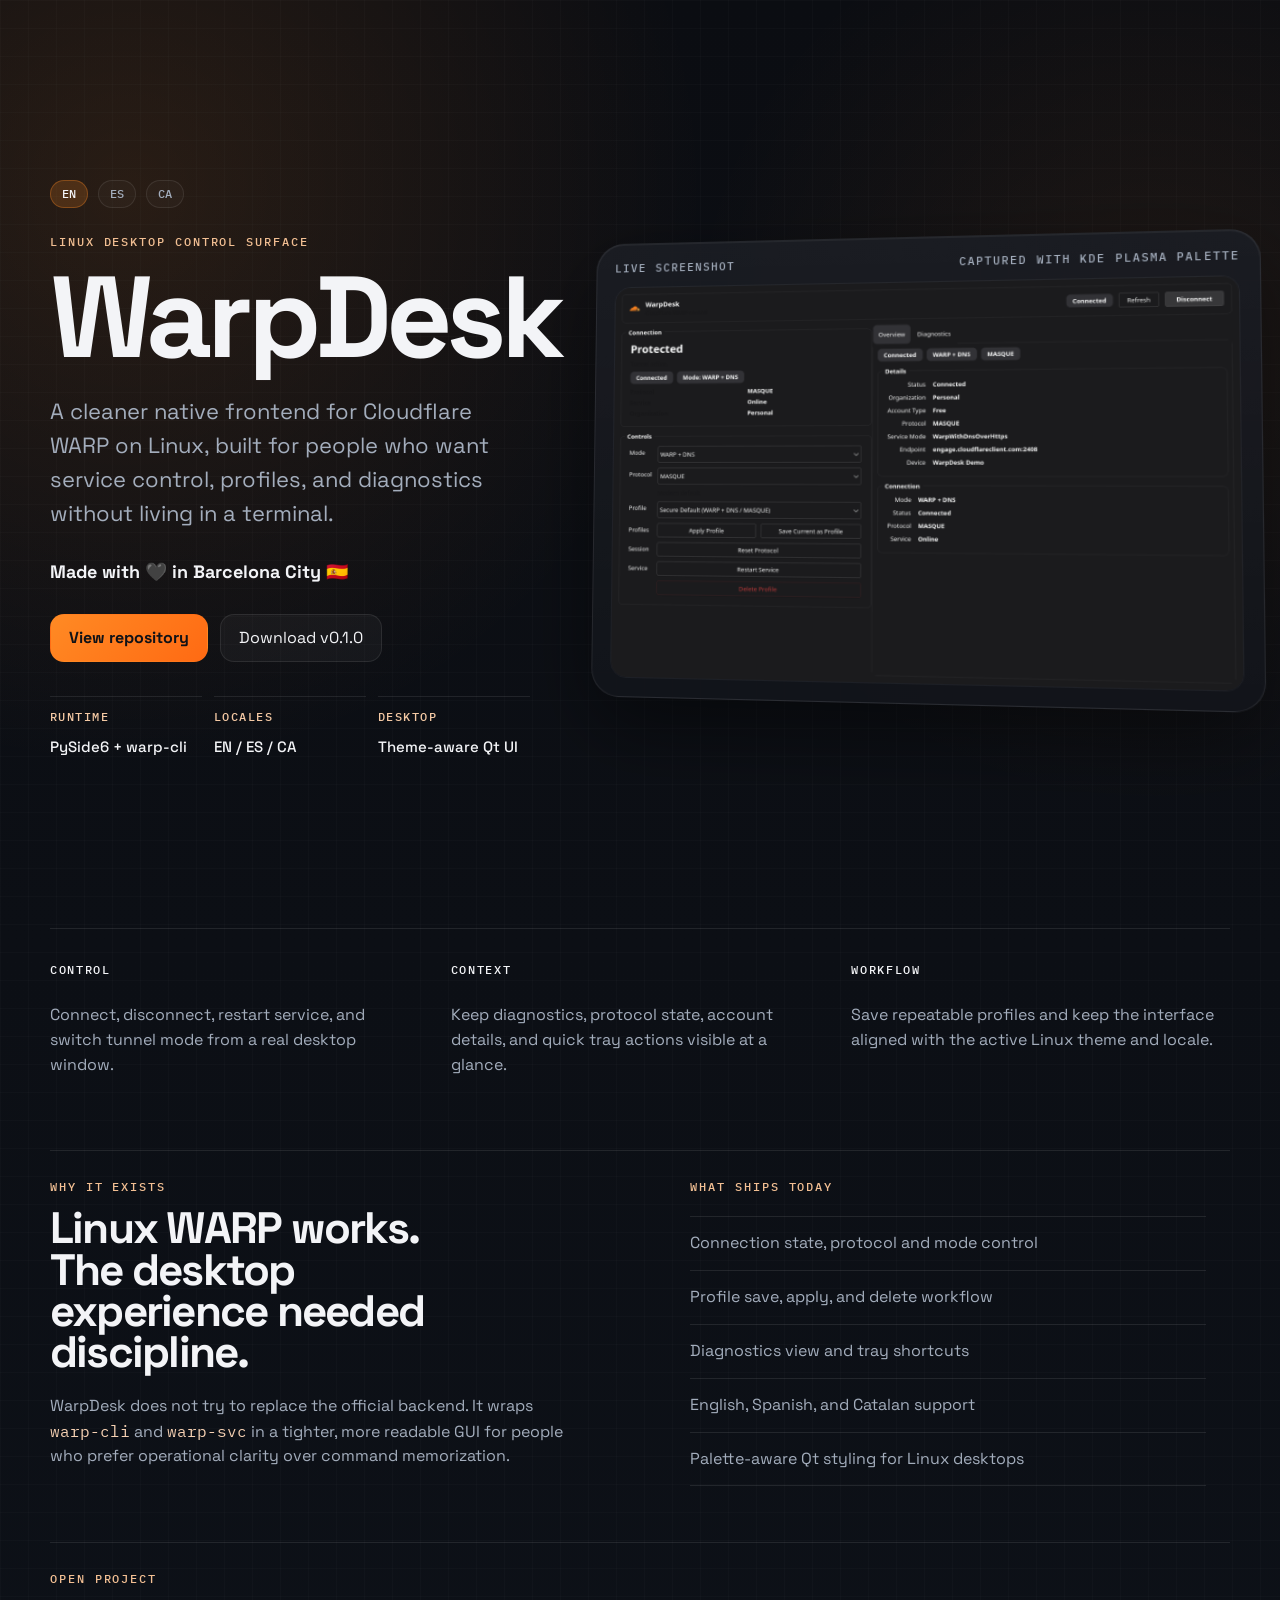
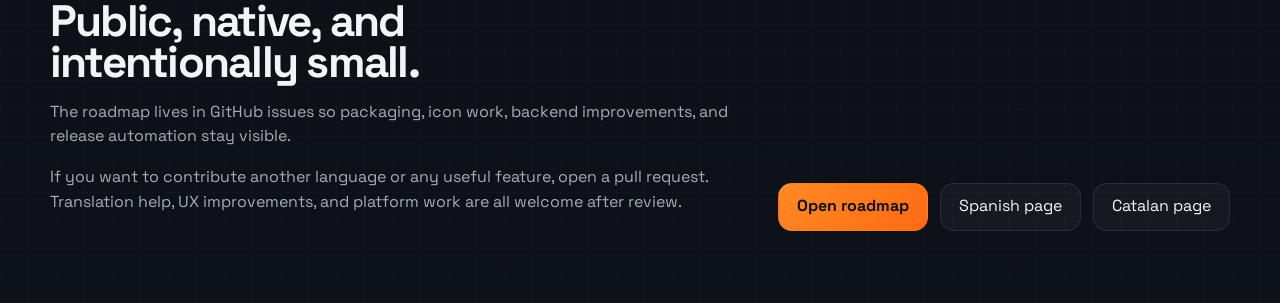
<file: site/index.html>
<!doctype html>
<html lang="en">
  <head>
    <meta charset="utf-8" />
    <meta name="viewport" content="width=device-width, initial-scale=1" />
    <title>WarpDesk</title>
    <meta name="description" content="Desktop UI for Cloudflare WARP on Linux." />
    <link rel="icon" type="image/svg+xml" href="./favicon.svg" />
    <link rel="preconnect" href="https://fonts.googleapis.com" />
    <link rel="preconnect" href="https://fonts.gstatic.com" crossorigin />
    <link
      href="https://fonts.googleapis.com/css2?family=Space+Grotesk:wght@400;500;700&family=IBM+Plex+Mono:wght@400;500&display=swap"
      rel="stylesheet"
    />
    <link rel="stylesheet" href="./styles.css" />
  </head>
  <body>
    <main>
      <section class="hero-shell">
        <div class="hero-grid">
          <div class="hero-copy">
            <div class="lang-switch">
              <a href="./" aria-current="page">EN</a>
              <a href="./es/">ES</a>
              <a href="./ca/">CA</a>
            </div>
            <div class="eyebrow">Linux desktop control surface</div>
            <h1>WarpDesk</h1>
            <p class="lede">
              A cleaner native frontend for Cloudflare WARP on Linux, built for people who want service control, profiles, and diagnostics without living in a terminal.
            </p>
            <p class="signature">Made with 🖤 in Barcelona City 🇪🇸</p>
            <div class="actions">
              <a href="https://github.com/0xCyberBerserker/warpdesk" class="button primary">View repository</a>
              <a href="https://github.com/0xCyberBerserker/warpdesk/releases/tag/v0.1.0" class="button">Download v0.1.0</a>
            </div>
            <dl class="hero-meta">
              <div>
                <dt>Runtime</dt>
                <dd>PySide6 + warp-cli</dd>
              </div>
              <div>
                <dt>Locales</dt>
                <dd>EN / ES / CA</dd>
              </div>
              <div>
                <dt>Desktop</dt>
                <dd>Theme-aware Qt UI</dd>
              </div>
            </dl>
          </div>

          <div class="hero-visual">
            <div class="visual-halo"></div>
            <div class="shot-frame">
              <div class="shot-caption">
                <span>Live screenshot</span>
                <span>Captured with KDE Plasma palette</span>
              </div>
              <img src="./warpdesk-main.png" alt="WarpDesk screenshot" />
            </div>
          </div>
        </div>
      </section>

      <section class="signal-band">
        <div class="signal-item">
          <span class="signal-label">Control</span>
          <p>Connect, disconnect, restart service, and switch tunnel mode from a real desktop window.</p>
        </div>
        <div class="signal-item">
          <span class="signal-label">Context</span>
          <p>Keep diagnostics, protocol state, account details, and quick tray actions visible at a glance.</p>
        </div>
        <div class="signal-item">
          <span class="signal-label">Workflow</span>
          <p>Save repeatable profiles and keep the interface aligned with the active Linux theme and locale.</p>
        </div>
      </section>

      <section class="detail-grid">
        <div class="detail-block">
          <div class="eyebrow">Why it exists</div>
          <h2>Linux WARP works. The desktop experience needed discipline.</h2>
          <p>
            WarpDesk does not try to replace the official backend. It wraps <code>warp-cli</code> and <code>warp-svc</code> in a tighter, more readable GUI for people who prefer operational clarity over command memorization.
          </p>
        </div>

        <div class="detail-block">
          <div class="eyebrow">What ships today</div>
          <ul class="feature-list">
            <li>Connection state, protocol and mode control</li>
            <li>Profile save, apply, and delete workflow</li>
            <li>Diagnostics view and tray shortcuts</li>
            <li>English, Spanish, and Catalan support</li>
            <li>Palette-aware Qt styling for Linux desktops</li>
          </ul>
        </div>
      </section>

      <section class="footer-cta">
        <div>
          <div class="eyebrow">Open project</div>
          <h2>Public, native, and intentionally small.</h2>
          <p>
            The roadmap lives in GitHub issues so packaging, icon work, backend improvements, and release automation stay visible.
          </p>
          <p>
            If you want to contribute another language or any useful feature, open a pull request. Translation help, UX improvements, and platform work are all welcome after review.
          </p>
        </div>
        <div class="footer-actions">
          <a href="https://github.com/0xCyberBerserker/warpdesk/issues" class="button primary">Open roadmap</a>
          <a href="https://0xcyberberserker.github.io/warpdesk/es/" class="button">Spanish page</a>
          <a href="https://0xcyberberserker.github.io/warpdesk/ca/" class="button">Catalan page</a>
        </div>
      </section>
    </main>
  </body>
</html>
</file>
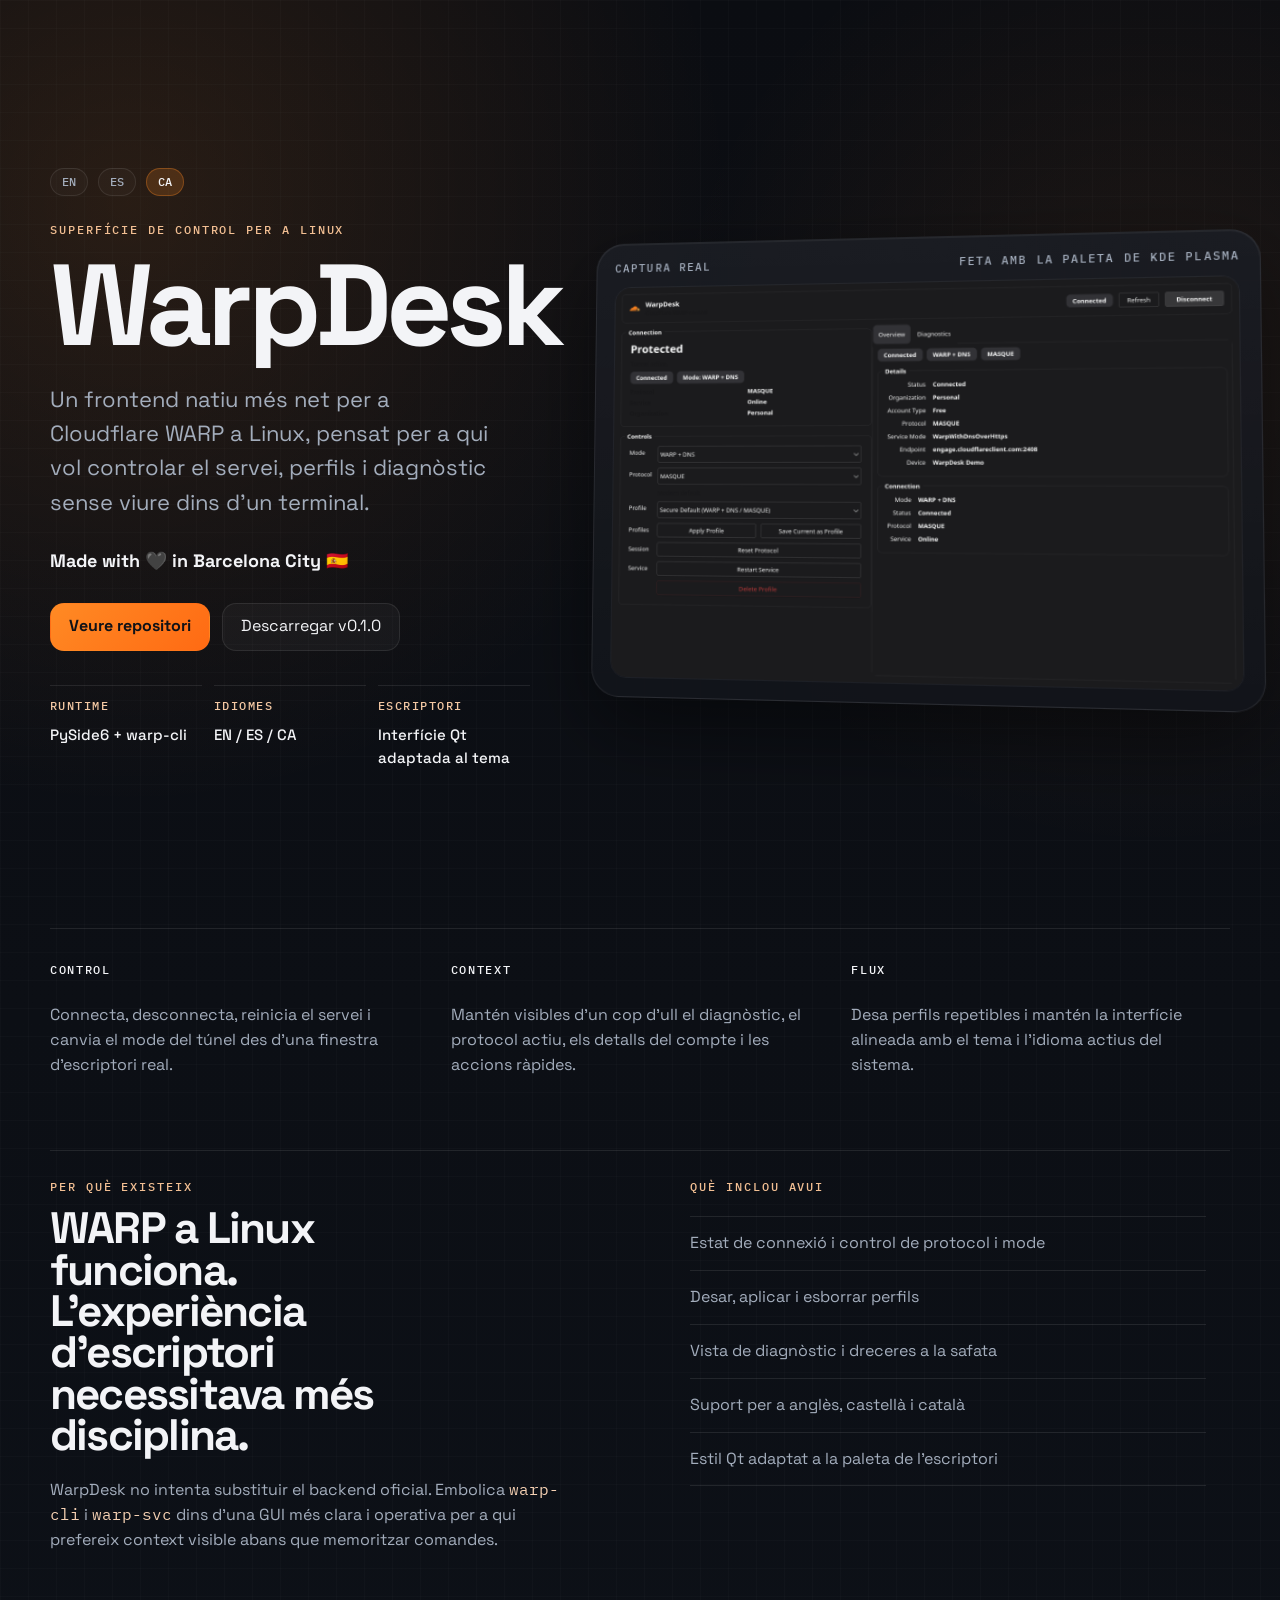
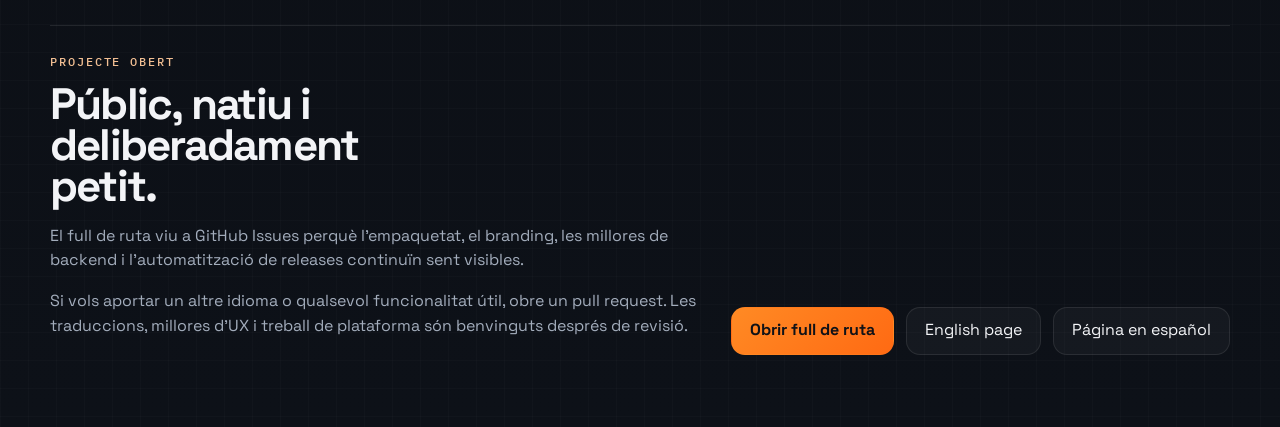
<file: site/ca/index.html>
<!doctype html>
<html lang="ca">
  <head>
    <meta charset="utf-8" />
    <meta name="viewport" content="width=device-width, initial-scale=1" />
    <title>WarpDesk</title>
    <meta name="description" content="Interfície d'escriptori per a Cloudflare WARP a Linux." />
    <link rel="icon" type="image/svg+xml" href="../favicon.svg" />
    <link rel="preconnect" href="https://fonts.googleapis.com" />
    <link rel="preconnect" href="https://fonts.gstatic.com" crossorigin />
    <link
      href="https://fonts.googleapis.com/css2?family=Space+Grotesk:wght@400;500;700&family=IBM+Plex+Mono:wght@400;500&display=swap"
      rel="stylesheet"
    />
    <link rel="stylesheet" href="../styles.css" />
  </head>
  <body>
    <main>
      <section class="hero-shell">
        <div class="hero-grid">
          <div class="hero-copy">
            <div class="lang-switch">
              <a href="../">EN</a>
              <a href="../es/">ES</a>
              <a href="./" aria-current="page">CA</a>
            </div>
            <div class="eyebrow">Superfície de control per a Linux</div>
            <h1>WarpDesk</h1>
            <p class="lede">
              Un frontend natiu més net per a Cloudflare WARP a Linux, pensat per a qui vol controlar el servei, perfils i diagnòstic sense viure dins d'un terminal.
            </p>
            <p class="signature">Made with 🖤 in Barcelona City 🇪🇸</p>
            <div class="actions">
              <a href="https://github.com/0xCyberBerserker/warpdesk" class="button primary">Veure repositori</a>
              <a href="https://github.com/0xCyberBerserker/warpdesk/releases/tag/v0.1.0" class="button">Descarregar v0.1.0</a>
            </div>
            <dl class="hero-meta">
              <div>
                <dt>Runtime</dt>
                <dd>PySide6 + warp-cli</dd>
              </div>
              <div>
                <dt>Idiomes</dt>
                <dd>EN / ES / CA</dd>
              </div>
              <div>
                <dt>Escriptori</dt>
                <dd>Interfície Qt adaptada al tema</dd>
              </div>
            </dl>
          </div>

          <div class="hero-visual">
            <div class="visual-halo"></div>
            <div class="shot-frame">
              <div class="shot-caption">
                <span>Captura real</span>
                <span>Feta amb la paleta de KDE Plasma</span>
              </div>
              <img src="../warpdesk-main.png" alt="Captura de WarpDesk" />
            </div>
          </div>
        </div>
      </section>

      <section class="signal-band">
        <div class="signal-item">
          <span class="signal-label">Control</span>
          <p>Connecta, desconnecta, reinicia el servei i canvia el mode del túnel des d'una finestra d'escriptori real.</p>
        </div>
        <div class="signal-item">
          <span class="signal-label">Context</span>
          <p>Mantén visibles d'un cop d'ull el diagnòstic, el protocol actiu, els detalls del compte i les accions ràpides.</p>
        </div>
        <div class="signal-item">
          <span class="signal-label">Flux</span>
          <p>Desa perfils repetibles i mantén la interfície alineada amb el tema i l'idioma actius del sistema.</p>
        </div>
      </section>

      <section class="detail-grid">
        <div class="detail-block">
          <div class="eyebrow">Per què existeix</div>
          <h2>WARP a Linux funciona. L'experiència d'escriptori necessitava més disciplina.</h2>
          <p>
            WarpDesk no intenta substituir el backend oficial. Embolica <code>warp-cli</code> i <code>warp-svc</code> dins d'una GUI més clara i operativa per a qui prefereix context visible abans que memoritzar comandes.
          </p>
        </div>

        <div class="detail-block">
          <div class="eyebrow">Què inclou avui</div>
          <ul class="feature-list">
            <li>Estat de connexió i control de protocol i mode</li>
            <li>Desar, aplicar i esborrar perfils</li>
            <li>Vista de diagnòstic i dreceres a la safata</li>
            <li>Suport per a anglès, castellà i català</li>
            <li>Estil Qt adaptat a la paleta de l'escriptori</li>
          </ul>
        </div>
      </section>

      <section class="footer-cta">
        <div>
          <div class="eyebrow">Projecte obert</div>
          <h2>Públic, natiu i deliberadament petit.</h2>
          <p>
            El full de ruta viu a GitHub Issues perquè l'empaquetat, el branding, les millores de backend i l'automatització de releases continuïn sent visibles.
          </p>
          <p>
            Si vols aportar un altre idioma o qualsevol funcionalitat útil, obre un pull request. Les traduccions, millores d'UX i treball de plataforma són benvinguts després de revisió.
          </p>
        </div>
        <div class="footer-actions">
          <a href="https://github.com/0xCyberBerserker/warpdesk/issues" class="button primary">Obrir full de ruta</a>
          <a href="https://0xcyberberserker.github.io/warpdesk/" class="button">English page</a>
          <a href="https://0xcyberberserker.github.io/warpdesk/es/" class="button">Página en español</a>
        </div>
      </section>
    </main>
  </body>
</html>
</file>
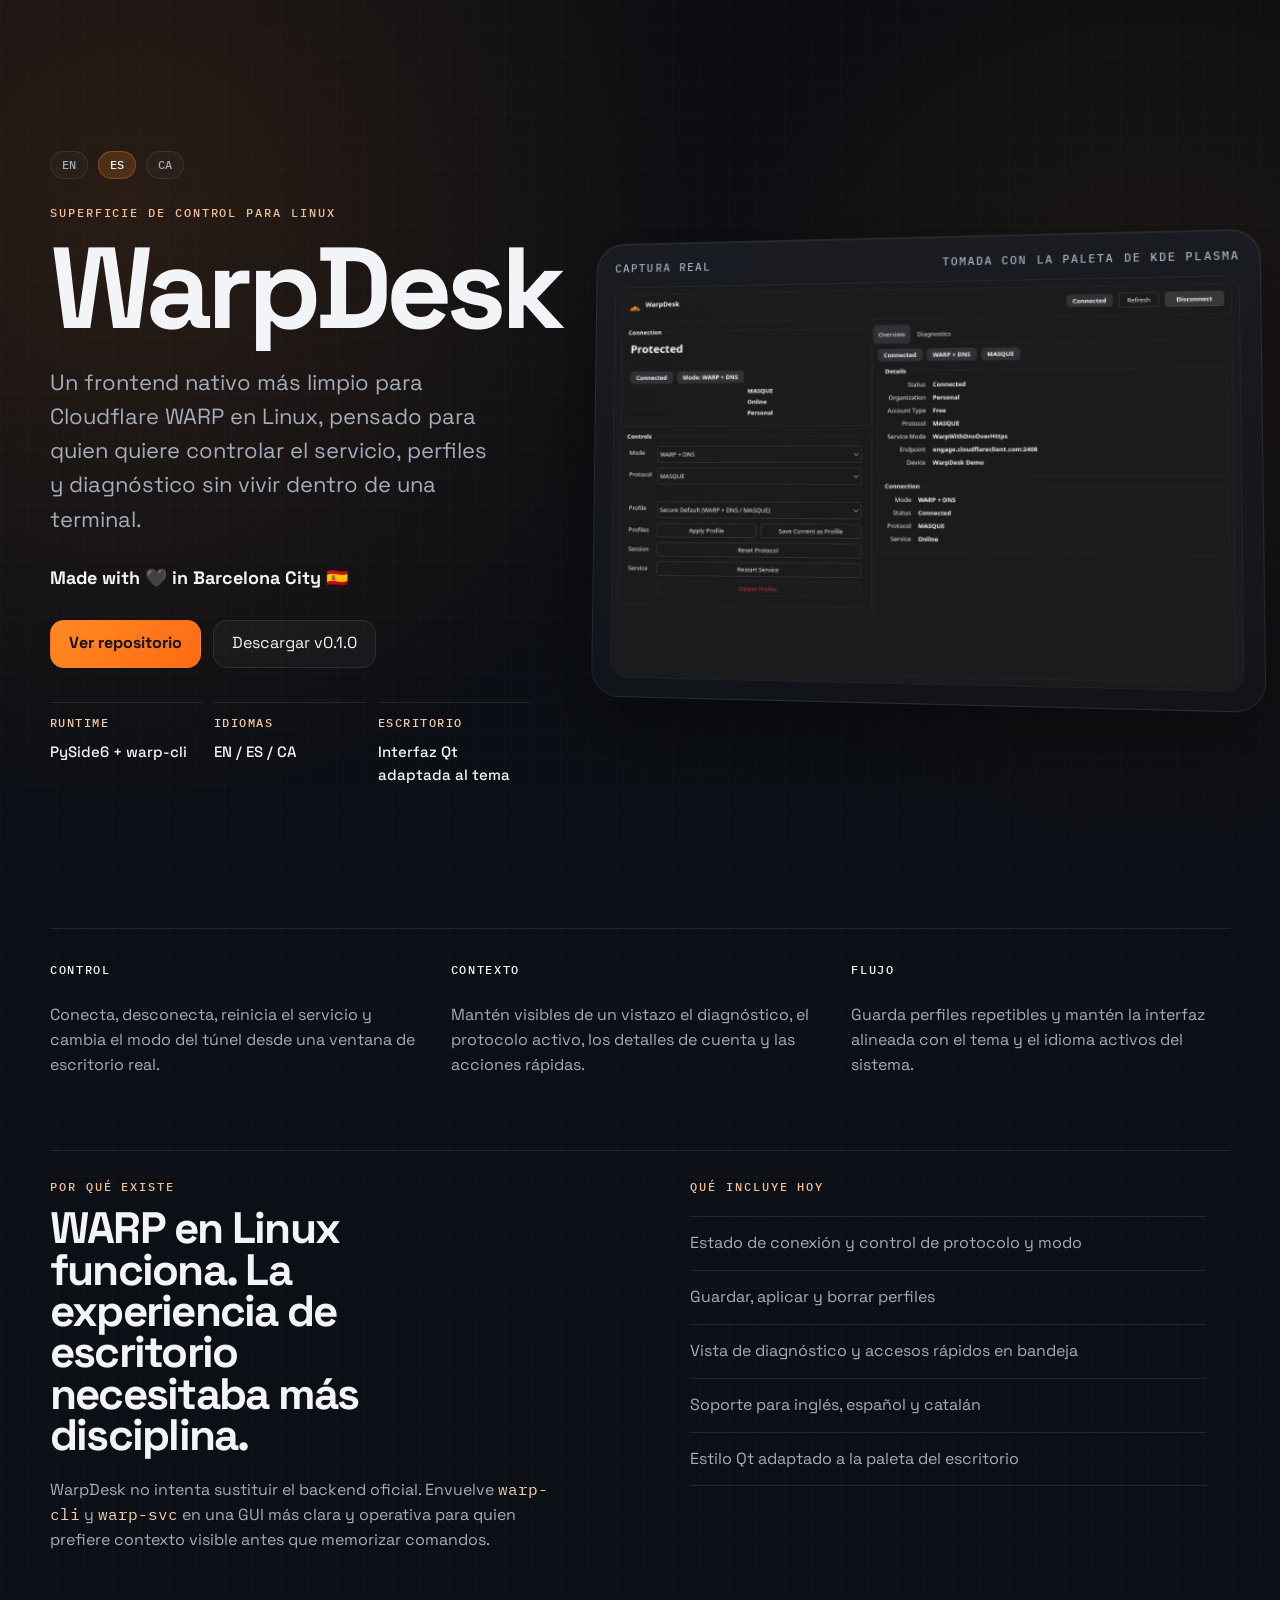
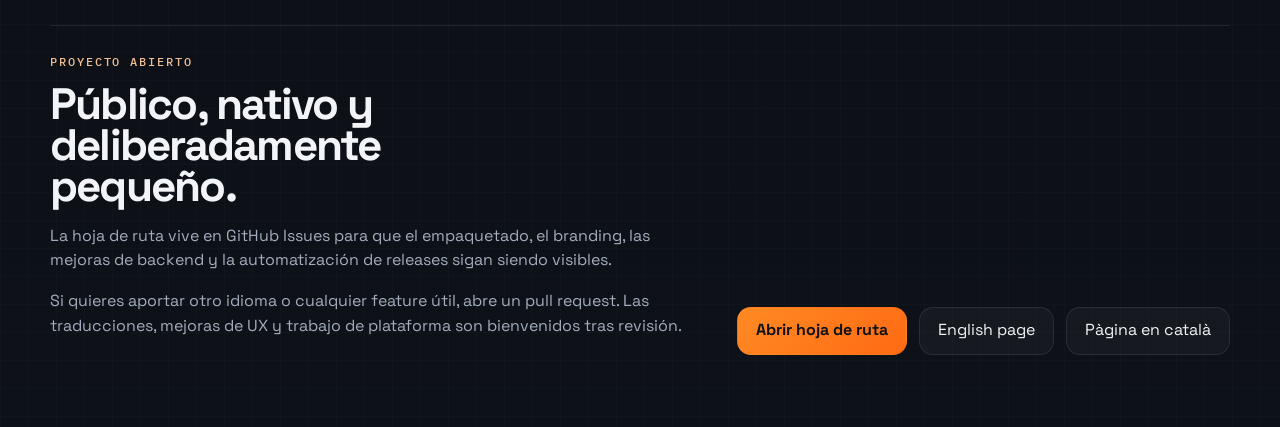
<file: site/es/index.html>
<!doctype html>
<html lang="es">
  <head>
    <meta charset="utf-8" />
    <meta name="viewport" content="width=device-width, initial-scale=1" />
    <title>WarpDesk</title>
    <meta name="description" content="Interfaz de escritorio para Cloudflare WARP en Linux." />
    <link rel="icon" type="image/svg+xml" href="../favicon.svg" />
    <link rel="preconnect" href="https://fonts.googleapis.com" />
    <link rel="preconnect" href="https://fonts.gstatic.com" crossorigin />
    <link
      href="https://fonts.googleapis.com/css2?family=Space+Grotesk:wght@400;500;700&family=IBM+Plex+Mono:wght@400;500&display=swap"
      rel="stylesheet"
    />
    <link rel="stylesheet" href="../styles.css" />
  </head>
  <body>
    <main>
      <section class="hero-shell">
        <div class="hero-grid">
          <div class="hero-copy">
            <div class="lang-switch">
              <a href="../">EN</a>
              <a href="./" aria-current="page">ES</a>
              <a href="../ca/">CA</a>
            </div>
            <div class="eyebrow">Superficie de control para Linux</div>
            <h1>WarpDesk</h1>
            <p class="lede">
              Un frontend nativo más limpio para Cloudflare WARP en Linux, pensado para quien quiere controlar el servicio, perfiles y diagnóstico sin vivir dentro de una terminal.
            </p>
            <p class="signature">Made with 🖤 in Barcelona City 🇪🇸</p>
            <div class="actions">
              <a href="https://github.com/0xCyberBerserker/warpdesk" class="button primary">Ver repositorio</a>
              <a href="https://github.com/0xCyberBerserker/warpdesk/releases/tag/v0.1.0" class="button">Descargar v0.1.0</a>
            </div>
            <dl class="hero-meta">
              <div>
                <dt>Runtime</dt>
                <dd>PySide6 + warp-cli</dd>
              </div>
              <div>
                <dt>Idiomas</dt>
                <dd>EN / ES / CA</dd>
              </div>
              <div>
                <dt>Escritorio</dt>
                <dd>Interfaz Qt adaptada al tema</dd>
              </div>
            </dl>
          </div>

          <div class="hero-visual">
            <div class="visual-halo"></div>
            <div class="shot-frame">
              <div class="shot-caption">
                <span>Captura real</span>
                <span>Tomada con la paleta de KDE Plasma</span>
              </div>
              <img src="../warpdesk-main.png" alt="Captura de WarpDesk" />
            </div>
          </div>
        </div>
      </section>

      <section class="signal-band">
        <div class="signal-item">
          <span class="signal-label">Control</span>
          <p>Conecta, desconecta, reinicia el servicio y cambia el modo del túnel desde una ventana de escritorio real.</p>
        </div>
        <div class="signal-item">
          <span class="signal-label">Contexto</span>
          <p>Mantén visibles de un vistazo el diagnóstico, el protocolo activo, los detalles de cuenta y las acciones rápidas.</p>
        </div>
        <div class="signal-item">
          <span class="signal-label">Flujo</span>
          <p>Guarda perfiles repetibles y mantén la interfaz alineada con el tema y el idioma activos del sistema.</p>
        </div>
      </section>

      <section class="detail-grid">
        <div class="detail-block">
          <div class="eyebrow">Por qué existe</div>
          <h2>WARP en Linux funciona. La experiencia de escritorio necesitaba más disciplina.</h2>
          <p>
            WarpDesk no intenta sustituir el backend oficial. Envuelve <code>warp-cli</code> y <code>warp-svc</code> en una GUI más clara y operativa para quien prefiere contexto visible antes que memorizar comandos.
          </p>
        </div>

        <div class="detail-block">
          <div class="eyebrow">Qué incluye hoy</div>
          <ul class="feature-list">
            <li>Estado de conexión y control de protocolo y modo</li>
            <li>Guardar, aplicar y borrar perfiles</li>
            <li>Vista de diagnóstico y accesos rápidos en bandeja</li>
            <li>Soporte para inglés, español y catalán</li>
            <li>Estilo Qt adaptado a la paleta del escritorio</li>
          </ul>
        </div>
      </section>

      <section class="footer-cta">
        <div>
          <div class="eyebrow">Proyecto abierto</div>
          <h2>Público, nativo y deliberadamente pequeño.</h2>
          <p>
            La hoja de ruta vive en GitHub Issues para que el empaquetado, el branding, las mejoras de backend y la automatización de releases sigan siendo visibles.
          </p>
          <p>
            Si quieres aportar otro idioma o cualquier feature útil, abre un pull request. Las traducciones, mejoras de UX y trabajo de plataforma son bienvenidos tras revisión.
          </p>
        </div>
        <div class="footer-actions">
          <a href="https://github.com/0xCyberBerserker/warpdesk/issues" class="button primary">Abrir hoja de ruta</a>
          <a href="https://0xcyberberserker.github.io/warpdesk/" class="button">English page</a>
          <a href="https://0xcyberberserker.github.io/warpdesk/ca/" class="button">Pàgina en català</a>
        </div>
      </section>
    </main>
  </body>
</html>
</file>
<file: site/styles.css>
:root {
  color-scheme: dark;
  --bg: #0b0d12;
  --surface: rgba(17, 20, 28, 0.82);
  --surface-strong: rgba(12, 15, 21, 0.92);
  --surface-soft: rgba(255, 255, 255, 0.04);
  --text: #f3f4f7;
  --muted: #a3adbc;
  --line: rgba(255, 255, 255, 0.09);
  --accent: #ff8a24;
  --accent-soft: rgba(255, 138, 36, 0.18);
  --accent-strong: #ff6a13;
  --mono: "IBM Plex Mono", ui-monospace, monospace;
  --sans: "Space Grotesk", "Noto Sans", sans-serif;
}

* {
  box-sizing: border-box;
}

html {
  background:
    radial-gradient(circle at 10% 10%, rgba(255, 138, 36, 0.12), transparent 28%),
    radial-gradient(circle at 90% 18%, rgba(255, 138, 36, 0.08), transparent 24%),
    linear-gradient(180deg, #0b0d12 0%, #0d1118 100%);
}

body {
  margin: 0;
  color: var(--text);
  background:
    linear-gradient(rgba(255, 255, 255, 0.015) 1px, transparent 1px),
    linear-gradient(90deg, rgba(255, 255, 255, 0.015) 1px, transparent 1px),
    transparent;
  background-size: 28px 28px, 28px 28px, auto;
  font: 16px/1.55 var(--sans);
}

main {
  width: min(1360px, calc(100vw - 48px));
  margin: 0 auto;
  padding: 28px 0 72px;
}

.hero-shell {
  min-height: 100svh;
  display: grid;
  align-items: center;
  padding: 22px 0 40px;
}

.hero-grid {
  width: min(1180px, 100%);
  margin: 0 auto;
  display: grid;
  grid-template-columns: minmax(360px, 480px) minmax(460px, 640px);
  justify-content: center;
  gap: 64px;
  align-items: center;
}

.hero-copy {
  position: relative;
  z-index: 2;
  max-width: 480px;
  justify-self: end;
}

.lang-switch {
  display: inline-flex;
  gap: 10px;
  margin-bottom: 26px;
}

.lang-switch a {
  color: var(--muted);
  text-decoration: none;
  border: 1px solid var(--line);
  border-radius: 999px;
  padding: 7px 11px;
  font: 500 12px/1 var(--mono);
  background: rgba(255, 255, 255, 0.025);
  transition: border-color 180ms ease, color 180ms ease, background 180ms ease, transform 180ms ease;
}

.lang-switch a:hover,
.button:hover {
  transform: translateY(-1px);
}

.lang-switch a[aria-current="page"] {
  color: var(--text);
  border-color: rgba(255, 138, 36, 0.32);
  background: var(--accent-soft);
}

.eyebrow {
  margin-bottom: 14px;
  color: #f2bf93;
  text-transform: uppercase;
  letter-spacing: 0.16em;
  font: 500 12px/1.3 var(--mono);
}

h1,
h2 {
  margin: 0;
  font-weight: 700;
  line-height: 0.94;
}

h1 {
  font-size: clamp(64px, 9vw, 122px);
  letter-spacing: -0.05em;
}

h2 {
  font-size: clamp(28px, 4vw, 44px);
  letter-spacing: -0.04em;
  max-width: 13ch;
}

.lede,
.detail-block p,
.signal-item p,
.footer-cta p,
.feature-list {
  color: var(--muted);
}

.lede {
  max-width: 32ch;
  margin: 22px 0 0;
  font-size: 22px;
}

.signature {
  margin: 28px 0 0;
  font-size: 18px;
  font-weight: 700;
}

.actions,
.footer-actions {
  display: flex;
  flex-wrap: wrap;
  gap: 12px;
}

.actions {
  margin-top: 28px;
}

.button {
  display: inline-flex;
  align-items: center;
  justify-content: center;
  min-height: 48px;
  padding: 0 18px;
  border: 1px solid var(--line);
  border-radius: 14px;
  color: var(--text);
  text-decoration: none;
  background: rgba(255, 255, 255, 0.035);
  transition: border-color 180ms ease, background 180ms ease, transform 180ms ease;
}

.button.primary {
  border-color: transparent;
  background: linear-gradient(135deg, var(--accent), var(--accent-strong));
  color: #101217;
  font-weight: 700;
}

.button:hover {
  border-color: rgba(255, 138, 36, 0.28);
  background: rgba(255, 255, 255, 0.06);
}

.button.primary:hover {
  background: linear-gradient(135deg, #ff963e, #ff7a2f);
}

.hero-meta {
  display: grid;
  grid-template-columns: repeat(3, minmax(0, 1fr));
  gap: 12px;
  margin: 34px 0 0;
}

.hero-meta div {
  padding-top: 12px;
  border-top: 1px solid var(--line);
}

.hero-meta dt {
  color: #f4c9a4;
  font: 500 12px/1.3 var(--mono);
  text-transform: uppercase;
  letter-spacing: 0.12em;
}

.hero-meta dd {
  margin: 10px 0 0;
  font-size: 15px;
  font-weight: 500;
}

.hero-visual {
  position: relative;
  min-height: 560px;
  display: grid;
  place-items: center;
  width: 100%;
  justify-self: start;
}

.visual-halo {
  position: absolute;
  inset: 10% 6% 10% auto;
  width: 62%;
  border-radius: 999px;
  background:
    radial-gradient(circle, rgba(255, 138, 36, 0.22) 0%, rgba(255, 138, 36, 0.08) 38%, transparent 68%);
  filter: blur(28px);
  pointer-events: none;
}

.shot-frame {
  position: relative;
  width: min(100%, 860px);
  padding: 18px;
  border: 1px solid rgba(255, 255, 255, 0.08);
  border-radius: 28px;
  background:
    linear-gradient(180deg, rgba(255, 255, 255, 0.055), rgba(255, 255, 255, 0.02)),
    var(--surface-strong);
  box-shadow:
    0 28px 80px rgba(0, 0, 0, 0.48),
    inset 0 1px 0 rgba(255, 255, 255, 0.05);
  transform: perspective(1800px) rotateY(-11deg) rotateX(4deg);
  transform-origin: center left;
}

.shot-caption {
  display: flex;
  justify-content: space-between;
  gap: 16px;
  margin-bottom: 12px;
  color: var(--muted);
  font: 500 11px/1.2 var(--mono);
  text-transform: uppercase;
  letter-spacing: 0.1em;
}

.shot-frame img {
  width: 100%;
  display: block;
  border-radius: 16px;
  border: 1px solid rgba(255, 255, 255, 0.05);
}

.signal-band,
.detail-grid,
.footer-cta {
  border-top: 1px solid var(--line);
}

.signal-band {
  width: min(1180px, 100%);
  margin: 0 auto;
  display: grid;
  grid-template-columns: repeat(3, minmax(0, 1fr));
  gap: 22px;
  padding: 28px 0 0;
}

.signal-item {
  padding-right: 12px;
}

.signal-label {
  display: inline-block;
  margin-bottom: 10px;
  color: var(--text);
  font: 500 12px/1.2 var(--mono);
  text-transform: uppercase;
  letter-spacing: 0.14em;
}

.detail-grid {
  width: min(1180px, 100%);
  margin-left: auto;
  margin-right: auto;
  display: grid;
  grid-template-columns: 1.05fr 0.95fr;
  gap: 44px;
  margin-top: 56px;
  padding-top: 28px;
}

.detail-block {
  padding-right: 24px;
}

.detail-block p {
  max-width: 52ch;
  margin-top: 20px;
}

.feature-list {
  list-style: none;
  padding: 0;
  margin: 22px 0 0;
}

.feature-list li {
  padding: 14px 0;
  border-top: 1px solid var(--line);
}

.feature-list li:last-child {
  border-bottom: 1px solid var(--line);
}

.footer-cta {
  width: min(1180px, 100%);
  margin-left: auto;
  margin-right: auto;
  display: grid;
  grid-template-columns: 1fr auto;
  gap: 24px;
  align-items: end;
  margin-top: 56px;
  padding-top: 28px;
}

code {
  font-family: var(--mono);
  color: #f6d1b3;
}

@media (max-width: 1100px) {
  .hero-grid,
  .detail-grid,
  .signal-band,
  .footer-cta {
    grid-template-columns: 1fr;
  }

  .hero-shell {
    min-height: auto;
    padding-top: 12px;
  }

  .hero-copy,
  .hero-visual {
    justify-self: stretch;
    max-width: none;
  }

  .hero-visual {
    min-height: auto;
  }

  .shot-frame {
    transform: none;
  }

  .hero-meta {
    grid-template-columns: 1fr;
  }
}

@media (max-width: 720px) {
  main {
    width: min(100vw - 28px, 1280px);
    padding-bottom: 48px;
  }

  h1 {
    font-size: clamp(52px, 18vw, 84px);
  }

  .lede {
    font-size: 19px;
  }

  .shot-frame {
    padding: 12px;
    border-radius: 20px;
  }

  .shot-caption {
    flex-direction: column;
  }
}
</file>
